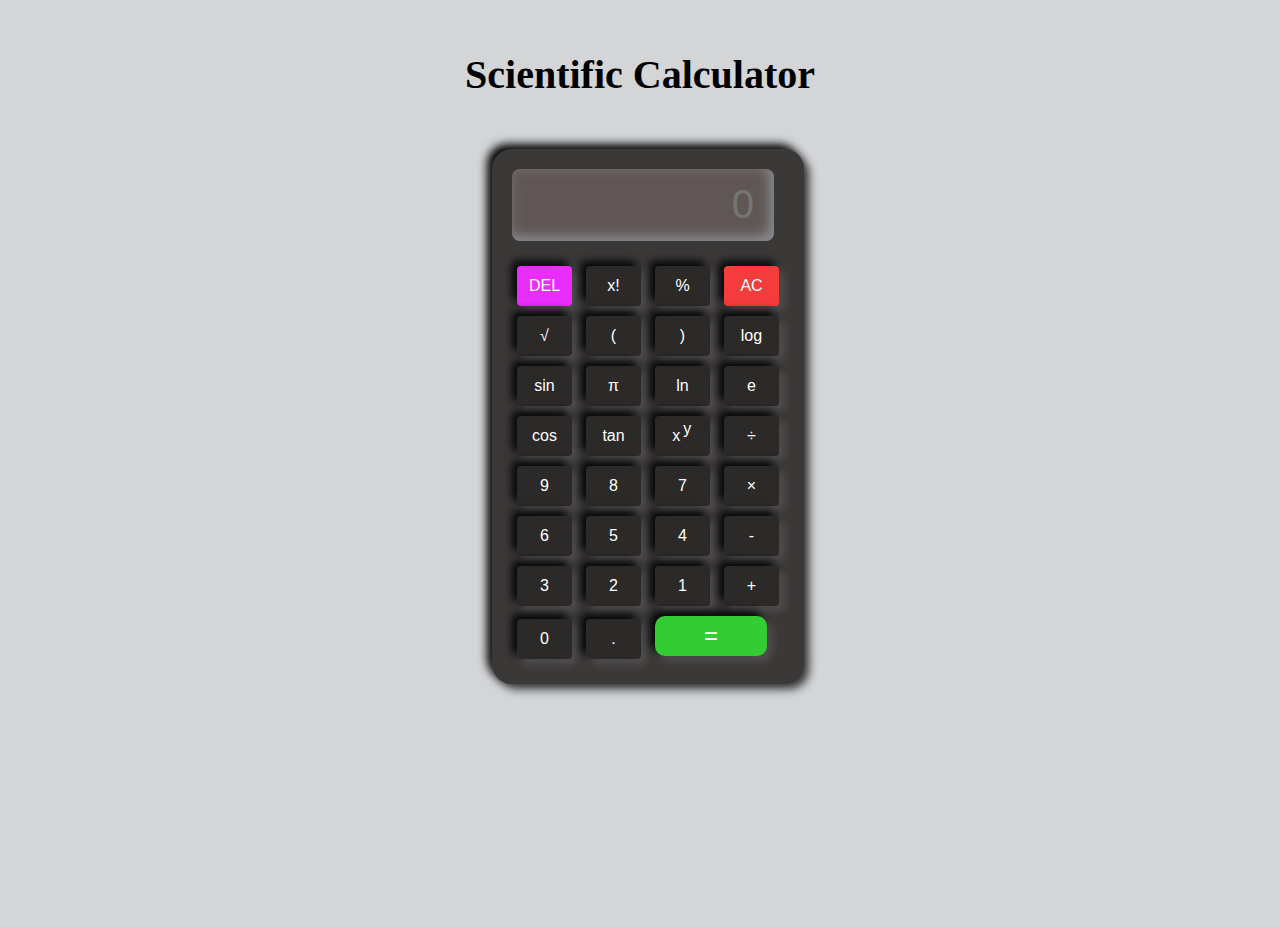
<file: internship_task3/index.html>
<!DOCTYPE html>
<html lang="en">
<head>
    <meta charset="UTF-8">
    <meta name="viewport" content="width=device-width, initial-scale=1.0">
    <title>Scientific calculator</title>
    <link rel="stylesheet" href="/internship_task3/styles/styles.css">
    <script src="/internship_task3/script/scripts.js" defer></script>
</head> 
<body>
    <header>
      <h1>Scientific Calculator</h1>
    </header>
    <section>
        <div class="container">
            <div class="display">
                <input id="screen" type="text" placeholder="0">
            </div>

            <div class="btns">
                <div class="row">
                    <button id="del" onclick="backspc()">DEL</button>
                    <button onclick="fact()">x!</button>
                    <button class="btn">%</button>  
                    <button id="ac" onclick="screen.value=''">AC</button>
                </div>

                <div class="row">
                  <button onclick="sqrt()">√</button>
                  <button class="btn">(</button>
                  <button class="btn">)</button>
                  <button onclick="log()">log</button>
                  </div>

                <div class="row">
                  <button onclick="sin()">sin</button>
                  <button onclick="pi()">π</button>
                  <button onclick="ln()">ln</button> 
                  <button onclick="e()">e</button>
                </div>

                <div class="row">
                  <button onclick="cos()">cos</button>
                  <button onclick="tan()">tan</button>
                  <button onclick="pow()">x <span style="position: relative; bottom: .4em; right: .1em;">y</span> </button>
                    <button class="btn">÷</button>
                </div>

                <div class="row">
                  <button class="btn">9</button>
                  <button class="btn">8</button>
                  <button class="btn">7</button>
                  <button class="btn">×</button>
                </div>
                <div class="row">
                  <button class="btn">6</button>
                  <button class="btn">5</button>
                  <button class="btn">4</button>
                  <button class="btn">-</button>
              </div>
              <div class="row">
                <button class="btn">3</button>
                <button class="btn">2</button>
                <button class="btn">1</button>
                <button class="btn">+</button>
            </div>
            <div class="row">
              <button class="btn">0</button>
              <button class="btn">.</button>
              <button id="eval" onclick="screen.value=eval(screen.value)">=</button>
          </div>
            </div>
        </div>
      </section>
    </body>   
</html>
</file>
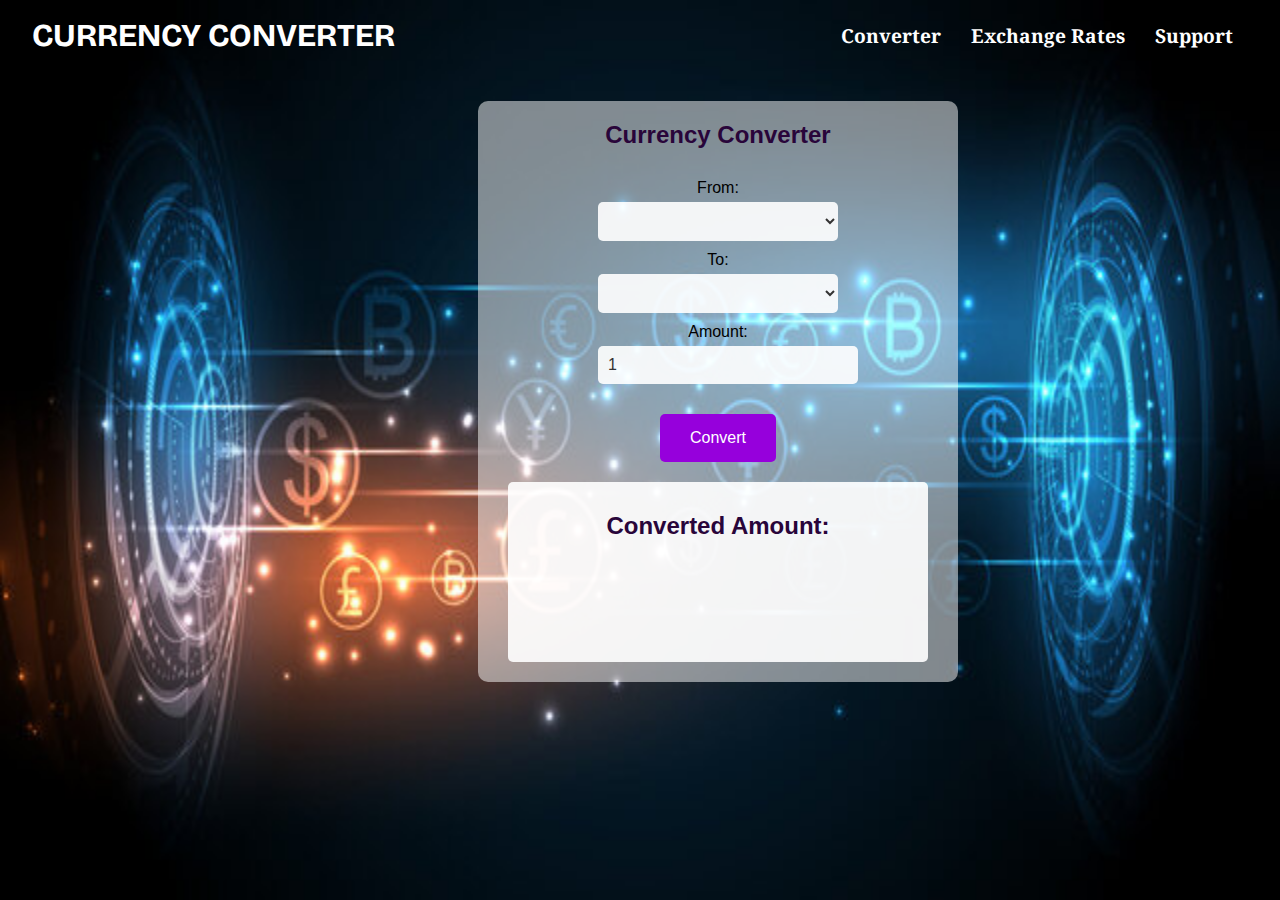
<file: internship_task4/index.html>
<!DOCTYPE html>
<html lang="en">
<head>
    <meta charset="UTF-8">
    <meta name="viewport" content="width=device-width, initial-scale=1.0">
    <title>Currency Converter</title>
    <link rel="stylesheet" href="/internship_task4/styles/style.css">
    <script src="/internship_task4/script/script.js" defer></script>
</head>
<body>
    <header>
        <div class="header-left">
            <h1>CURRENCY CONVERTER</h1>
        </div>
        <nav class="header-right">
            <ul>
                <li><a href="#converter">Converter</a></li>
                <li><a href="#exchange-rates">Exchange Rates</a></li>
                <li><a href="#support">Support</a></li>
            </ul>
        </nav>
    </header>
    <main>
        <section id="converter">
            <h2>Currency Converter</h2>
            <div class="converter">
                <div class="currency">
                    <label for="from-currency">From:</label>
                    <select id="from-currency"></select>
                </div>
                <div class="currency">
                    <label for="to-currency">To:</label>
                    <select id="to-currency"></select>
                </div>
                <div class="amount">
                    <label for="amount">Amount:</label>
                    <input type="number" id="amount" value="1">
                </div>
                <button id="convert-btn">Convert</button>
            </div>
            <div class="result">
                <h2>Converted Amount:</h2>
                <p id="converted-amount"></p>
            </div>
        </section>
    </main>
   
</body>
</html>
</file>
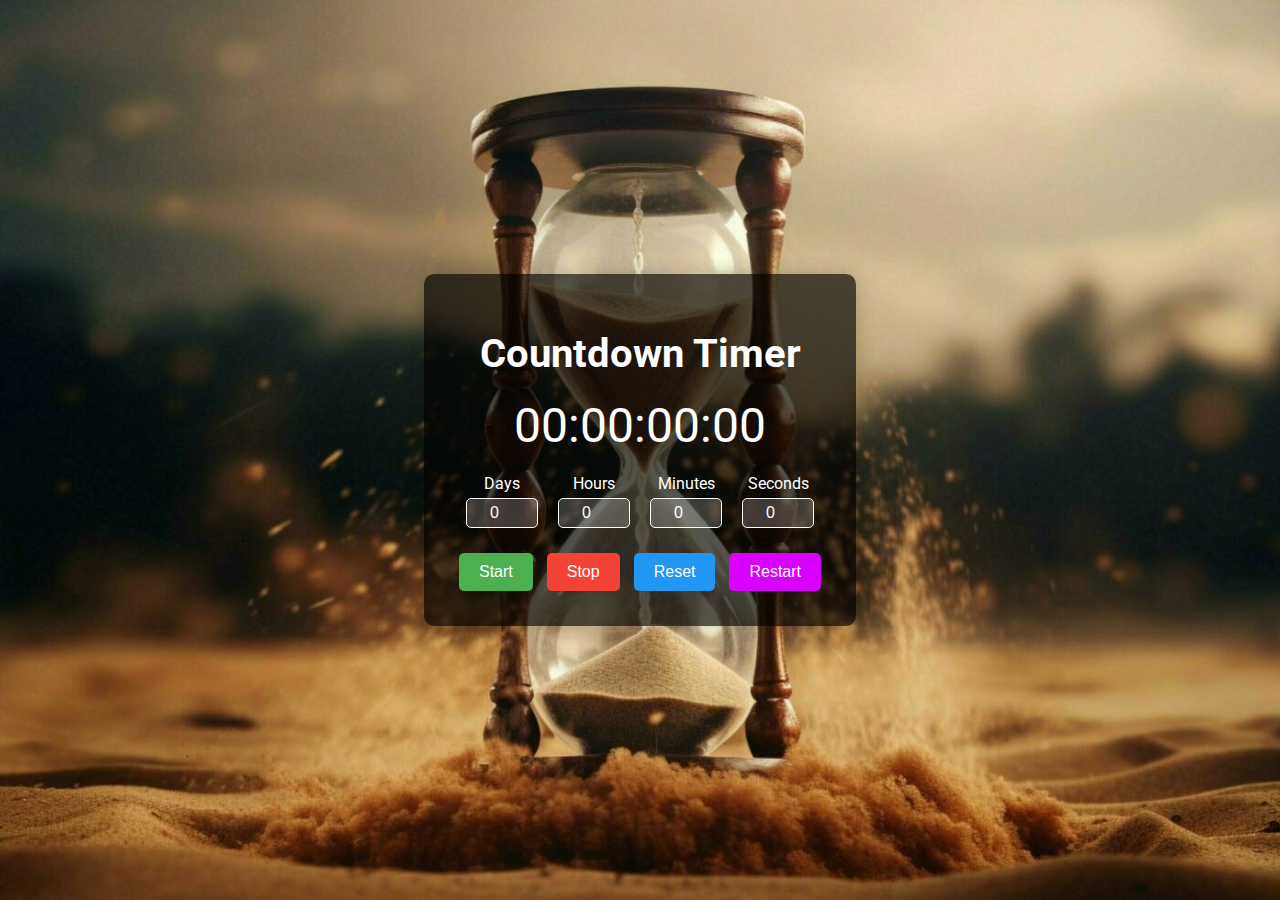
<file: internship_task5/index.html>
<!DOCTYPE html>
<html lang="en">
<head>
    <meta charset="UTF-8">
    <meta name="viewport" content="width=device-width, initial-scale=1.0">
    <title>Countdown Timer</title>
    <link rel="stylesheet" href="/internship_task5/styles/style.css">
</head>
<body>
    <div class="container">
        <h1>Countdown Timer</h1>
        <div id="timer-display">00:00:00:00</div>
        <div class="input-container">
            <div class="input-group">
                <label for="days">Days</label>
                <input type="number" id="days" value="0" min="0">
            </div>
            <div class="input-group">
                <label for="hours">Hours</label>
                <input type="number" id="hours" value="0" min="0" max="23">
            </div>
            <div class="input-group">
                <label for="minutes">Minutes</label>
                <input type="number" id="minutes" value="0" min="0" max="59">
            </div>
            <div class="input-group">
                <label for="seconds">Seconds</label>
                <input type="number" id="seconds" value="0" min="0" max="59">
            </div>
        </div>
        <div class="buttons">
            <button id="start-btn">Start</button>
            <button id="stop-btn">Stop</button>
            <button id="reset-btn">Reset</button>
            <button id="restart-btn">Restart</button>
        </div>
    </div>
    <script src="/internship_task5/scriptsjs/script.js"></script>
</body>
</html>
</file>
<file: internship_task3/styles/styles.css>
body 
{
    padding: 0;
    margin: 0;
    align-items: center;
    min-height: 100vh;
    user-select: none;
    background: #d3d5d7;
}
h1{
  text-align: center;
  color:#000000;
  padding:1.5rem;
  font-size:2.5rem;
}

section{
  display: flex;
  justify-content: center;
  align-items: center;
 
}
.container 
{ 
    color:white;
    background-color: #3b3838;
    margin-left: 1em;
    padding: 20px;
    border-radius: 20px;
    box-shadow: 5px 5px 10px #343436,
              -5px -5px 10px #000000; 
}


.row button 
{
    background-color: #2c2929;
    color:white;
    width: 55px;
    height:40px;
    font-size: 16px;
    border: none;
    outline: none;
    margin: 5px;
    border-radius: 4px;
    transition: .1s;
    box-shadow: 5px 5px 8px #ffffff20,
               -5px -5px 8px #050505;
}

.row button:hover 
{
    box-shadow:  inset 5px 5px 8px rgba(16, 16, 16, .1),
                 inset -5px -5px 8px #2e2c2c;
    
}

.display #screen 
{
    margin-bottom: .5em;
    width:15rem;
    height: 70px;
    color:white;
    font-size: 40px;
    outline: none;
    border: none;
    text-align: right;
    padding-right: .5em;
    background-color:#605656;
    border-radius: 8px;
    box-shadow:inset -5px -5px 12px #888b8f,
    inset 5px 5px 12px rgba(135, 128, 128, 0.16);
}

#eval 
{
    margin-left: 5px;
    width:7rem;
    font-size: 1.5rem;
    border-radius: 10px;
    background: #33cc33;
    color: #fff;

}

#eval:hover 
{
  box-shadow: inset 5px 5px 8px #2eb82e,
  inset -5px -5px 8px #33cc33;
}


#ac 
{
    background: #f53c3c;
    color: #fff;
}

#ac:hover 
{
    box-shadow: inset 5px 5px 8px #d14343,
                inset -5px -5px 8px #e24343;
}

#del
{
    background: #ea2cff;
    color: #fff;
}

#del:hover 
{
      box-shadow: inset 5px 5px 8px #ff64ea,
                  inset -5px -5px 8px #ff5bfa;
}
</file>
<file: internship_task4/styles/style.css>
@import url('https://fonts.googleapis.com/css2?family=Noto+Serif:ital,wght@0,100..900;1,100..900&display=swap');
@import url('https://fonts.googleapis.com/css2?family=Bricolage+Grotesque:opsz,wght@12..96,200..800&family=Noto+Serif:ital,wght@0,100..900;1,100..900&display=swap');

body {
    font-family: Arial, sans-serif;
    margin: 0;
    padding: 0;
	background-image: url('/internship_task4/images/bacimg.jpg');
	background-repeat: no-repeat;
	background-attachment: fixed;
	background-size: 100% 100%;
}

header {
    display: flex;
    justify-content: space-between;
    align-items: center;
	font-family: "Noto Serif", serif;
    color: #fff;
    padding: 1em 2em;
}
#converter h2{
	color:#29053a;
}
.header-left h1 {
    margin: 0;
	font-family: "Bricolage Grotesque", sans-serif;
	font-size: 2rem;
}

.header-right ul {
    list-style: none;
    padding: 0;
    margin: 0;
    display: flex;
	font-size: 1.2rem;
}

.header-right ul li {
    margin: 0 15px;
}

.header-right ul li a {
    color: #fff;
    text-decoration: none;
    font-weight: bold;
    transition: color 0.3s ease;
}

.header-left h1:hover {
    color: #b77bd3;
}
.header-right ul li a:hover{
	border-bottom: 2px solid #9100d4;
}

main {
    padding: 30px;
    text-align: center;
}

#converter {
	margin-left:28rem ;
	width:30rem;
    display: flex;
    flex-direction: column;
    align-items: center;
    margin-bottom: 10px;
	background-color: rgba(255,255,255,0.5);
	border-radius: 10px;
}

.currency, .amount {
    width: 15rem;
    margin: 10px 0;
}

label {
    display: block;
    margin-bottom: 5px;
}

select, input {
    width: 100%;
    padding: 10px;
    border: none;
    border-radius: 5px;
    background: rgba(255, 255, 255, 0.9);
    color: #333;
    font-size: 16px;
}

button {
    padding: 15px 30px;
    border: none;
    border-radius: 5px;
    background: #9600dc;
    color: #fff;
    font-size: 16px;
    cursor: pointer;
    transition: background 0.3s ease;
    margin-top: 20px;
}

button:hover {
    background: #972fc7;
}

 .result {
	width:25rem;
	height:10rem;
    margin: 20px;
    background: rgba(255, 255, 255, 0.9);
    padding: 10px;
    border-radius: 5px;
	font-size: 1rem;
}
.result p{
	font-size: 1.5rem;
}
</file>
<file: internship_task5/styles/style.css>
@import url('https://fonts.googleapis.com/css2?family=Roboto:wght@400;700&display=swap');

body {
    font-family: 'Roboto', sans-serif;
    display: flex;
    justify-content: center;
    align-items: center;
    height: 100vh;
    margin: 0;
    background-image: url("/internship_task5/image/image2.jpg");
    min-height: 200px;
    background-attachment: fixed;
    background-position: center;
    background-repeat: no-repeat;
    background-size: cover;
    color: #fff;
}

.container {
  
    text-align: center;
    background: rgba(0, 0, 0, 0.66);
    padding: 30px;
    border-radius: 10px;
    box-shadow: 0 0 20px rgba(0, 0, 0, 0.2);
    animation: fadeIn 1s ease-in-out;
}

@keyframes fadeIn {
    from { opacity: 0; transform: translateY(-20px); }
    to { opacity: 1; transform: translateY(0); }
}

h1 {
    margin-bottom: 20px;
    font-size: 2.5em;
    animation: fadeInDown 1s ease-in-out;
}

@keyframes fadeInDown {
    from { opacity: 0; transform: translateY(-20px); }
    to { opacity: 1; transform: translateY(0); }
}

#timer-display {
    font-size: 48px;
    margin-bottom: 20px;
    animation: fadeInUp 1s ease-in-out;
}

@keyframes fadeInUp {
    from { opacity: 0; transform: translateY(20px); }
    to { opacity: 1; transform: translateY(0); }
}

.input-container {
    display: flex;
    justify-content: center;
    margin-bottom: 20px;
}

.input-group {
    margin: 0 10px;
    text-align: center;
}

.input-group label {
    display: block;
    margin-bottom: 5px;
    font-size: 1em;
}

.input-group input {
    padding: 5px;
    font-size: 16px;
    width: 60px;
    text-align: center;
    border: 1px solid #fff;
    border-radius: 5px;
    background: rgba(255, 255, 255, 0.2);
    color: #fff;
}

.buttons button {
    padding: 10px 20px;
    margin: 5px;
    font-size: 16px;
    border: none;
    border-radius: 5px;
    cursor: pointer;
    transition: background 0.3s;
}

#start-btn { background: #4CAF50; color: white; }
#stop-btn { background: #f44336; color: white; }
#reset-btn { background: #2196F3; color: white; }
#restart-btn { background: #d900ff; color: white; }

.buttons button:hover {
    opacity: 0.6;
}

.buttons button:active {
    transform: scale(0.95);
}
</file>
